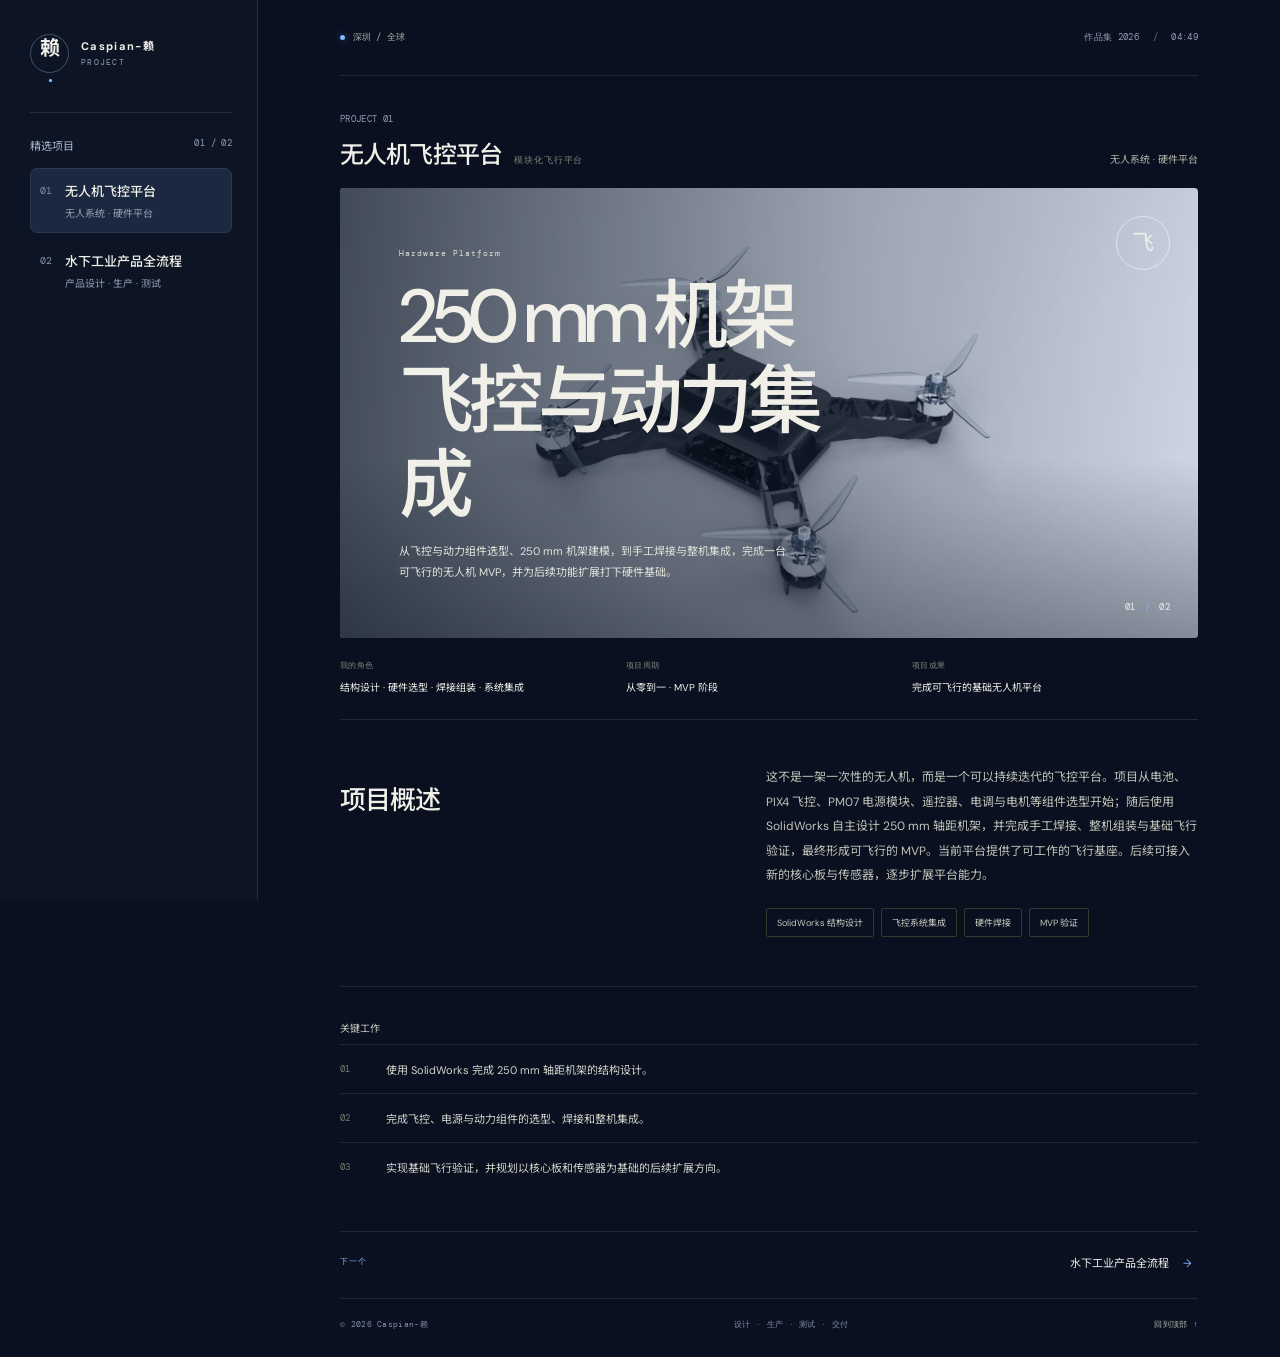
<file: index.html>
<!doctype html>
<html lang="zh-CN">
  <head>
    <meta charset="UTF-8" />
    <meta name="viewport" content="width=device-width, initial-scale=1.0" />
    <meta name="theme-color" content="#0a1020" />
    <meta name="description" content="Caspian-赖的项目档案：无人机飞控平台、水下工业产品全流程，以及设计与工程的公开记录。" />
    <title>Caspian-赖 — 项目档案</title>
    <link rel="preconnect" href="https://fonts.googleapis.com" />
    <link rel="preconnect" href="https://fonts.gstatic.com" crossorigin />
    <link href="https://fonts.googleapis.com/css2?family=DM+Mono:wght@400;500&family=DM+Sans:wght@400;500;600;700&family=Noto+Sans+SC:wght@400;500;600;700&display=swap" rel="stylesheet" />
    <link rel="stylesheet" href="./styles.css" />
    <script src="./app.js" defer></script>
  </head>
  <body>
    <div class="site-shell">
      <aside class="sidebar" aria-label="项目导航">
        <a class="wordmark" href="#top" aria-label="回到首页"><span class="mark">赖<span>.</span></span><span>Caspian-赖<br /><small>PROJECT</small></span></a>
        <div class="sidebar-rule"></div>
        <div class="nav-heading"><span>精选项目</span><span class="mono" id="project-count">01 / 04</span></div>
        <nav id="project-nav" class="project-nav" aria-label="选择项目"></nav>
      </aside>

      <main class="main" id="top">
        <header class="topbar"><span class="eyebrow"><span class="live-dot"></span>  深圳 / 全球</span><span class="topbar-right mono">作品集 <span id="current-year"></span> <span class="topbar-slash">/</span> <span id="clock">--:--</span></span></header>

        <section id="project-detail" class="project-detail" aria-live="polite"></section>

        <footer class="footer">
          <span>© <span id="footer-year"></span> Caspian-赖</span>
          <span>设计 · 生产 · 测试 · 交付</span>
          <a href="#top">回到顶部 ↑</a>
        </footer>
      </main>
    </div>
  </body>
</html>
</file>
<file: styles.css>
:root{color-scheme:dark;--bg:#0a1020;--panel:#111a2a;--panel-soft:#18243a;--line:rgba(233,237,221,.11);--muted:#929fb3;--text:#f0f0e9;--lime:#83b7ff;--mono:"DM Mono",monospace;--sans:"DM Sans","Noto Sans SC",sans-serif}
*{box-sizing:border-box}
html{scroll-behavior:smooth}
body{margin:0;background:var(--bg);color:var(--text);font-family:var(--sans);font-size:14px;-webkit-font-smoothing:antialiased}
a{color:inherit;text-decoration:none}
button{font:inherit;color:inherit}
.mono,.section-label,.project-index,.meta-label,.eyebrow,.kicker{font-family:var(--mono);letter-spacing:.04em}
.site-shell{min-height:100vh}

/* ---------- Sidebar ---------- */
.sidebar{position:fixed;z-index:5;inset:0 auto 0 0;width:258px;padding:34px 25px 24px 30px;background:#0d1524;border-right:1px solid var(--line);display:flex;flex-direction:column}
.wordmark{display:flex;align-items:center;gap:12px;font-size:11px;line-height:1.35;letter-spacing:.12em;font-weight:700}
.wordmark small{font-family:var(--mono);font-weight:400;color:var(--muted);font-size:8px;letter-spacing:.16em}
.mark{width:39px;height:39px;border:1px solid #41516b;border-radius:50%;display:grid;place-items:center;font-size:20px;letter-spacing:-.08em}
.mark span{color:var(--lime)}
.sidebar-rule{height:1px;background:var(--line);margin:39px 0 24px}
.nav-heading{display:flex;justify-content:space-between;color:#a8b5ca;font-size:11px;margin-bottom:15px}
.nav-heading .mono{font-size:9px;color:var(--muted)}
.project-nav{display:flex;flex-direction:column;gap:5px}
.project-link{position:relative;display:flex;align-items:center;gap:12px;text-align:left;width:100%;border:1px solid transparent;background:none;border-radius:7px;padding:12px 9px;cursor:pointer;transition:background .2s,border-color .2s}
.project-link:hover{background:#172238}
.project-link.active{background:#1b2940;border-color:#2b3a53}
.project-number{font-size:10px;color:#8190a7;align-self:flex-start;padding-top:3px}
.project-link-copy{display:flex;flex-direction:column;gap:5px;flex:1;min-width:0}
.project-link-copy strong{font-size:13px;font-weight:500}
.project-link-copy small{font-size:10px;color:var(--muted)}
.sidebar-bottom{margin-top:auto;display:flex;flex-direction:column;gap:13px}
.availability{display:flex;align-items:center;gap:8px;font-size:11px;color:#d5d7cc}
.availability i,.live-dot{display:inline-block;width:6px;height:6px;border-radius:50%;background:var(--lime);box-shadow:0 0 10px #83b7ff75}
.sidebar-bottom .muted{font-size:9px;color:var(--muted)}
.contact-link{margin-top:8px;padding-top:15px;border-top:1px solid var(--line);font-size:11px;color:var(--lime);display:flex;justify-content:space-between}

/* ---------- Main / Topbar ---------- */
.main{margin-left:258px;max-width:1600px;padding:0 6.4vw}
.topbar{height:76px;display:flex;align-items:center;justify-content:space-between;border-bottom:1px solid var(--line);font-size:10px;color:#aeb2a6}
.eyebrow{font-size:9px;letter-spacing:.02em;display:flex;align-items:center;gap:8px}
.live-dot{width:5px;height:5px}
.topbar-right{font-size:9px;color:#929fb3}
.topbar-slash{padding:0 8px;color:#64748a}

/* ---------- Project heading ---------- */
.project-heading{display:flex;align-items:flex-end;justify-content:space-between;margin:32px 0 18px}
.project-index{font-size:9px;color:var(--muted)}
.project-index b{color:var(--lime);font-size:8px;padding:0 5px}
.project-heading h1{margin:9px 0 0;font-size:24px;letter-spacing:-.035em;font-weight:500;display:flex;align-items:baseline;flex-wrap:wrap;gap:12px}
.heading-en{font:9px var(--mono);letter-spacing:.1em;color:#808579}
.project-category{font-size:10px;color:#b1b4a9;padding-bottom:4px}

/* ---------- Hero ---------- */
.hero-art{position:relative;width:100%;height:clamp(275px,37vw,450px);overflow:hidden;border-radius:4px;background:#343c2d}
.hero-image{position:absolute;width:100%;height:100%;inset:0;object-fit:cover;object-position:center 48%;opacity:.88;transition:transform .8s cubic-bezier(.2,.7,.2,1)}
.hero-art:hover .hero-image{transform:scale(1.025)}
.hero-art:after{content:"";position:absolute;inset:0;background:linear-gradient(90deg,rgba(9,15,10,.68),rgba(9,15,10,.24) 60%,rgba(9,15,10,.04)),linear-gradient(0deg,rgba(7,10,7,.37),transparent 40%);pointer-events:none}
.hero-shade{position:absolute;z-index:1;inset:0;mix-blend-mode:color;background:linear-gradient(125deg,#779ac855,#6687c855)}
.hero-art.blue .hero-shade{background:#6678a855}
.hero-art.peach .hero-shade{background:#c8987755}
.hero-art.lilac .hero-shade{background:#9478a355}
.hero-label{position:absolute;z-index:2;left:clamp(25px,4.6vw,66px);bottom:clamp(28px,4.3vw,56px);max-width:460px;display:flex;flex-direction:column;align-items:flex-start}
.hero-label-top{font-size:8px;letter-spacing:.13em;color:#e0e5d8}
.hero-title{font-size:clamp(39px,6vw,75px);line-height:1.13;letter-spacing:-.07em;font-weight:500;margin:17px 0 12px}
.hero-caption{font-size:11px;line-height:1.9;max-width:390px;color:#e2e4dc}
.hero-stamp{position:absolute;z-index:2;right:28px;top:28px;width:54px;height:54px;border:1px solid #ffffff80;border-radius:50%;display:grid;place-items:center;font-size:22px;line-height:1;letter-spacing:0}
.hero-counter{position:absolute;z-index:2;right:28px;bottom:25px;font-size:9px}
.hero-counter i{color:var(--lime);font-style:normal;padding:0 4px}

/* ---------- Meta / Story ---------- */
.project-meta{display:grid;grid-template-columns:repeat(3,1fr);padding:22px 0 25px;border-bottom:1px solid var(--line)}
.project-meta div{display:flex;flex-direction:column;gap:8px;font-size:10px}
.meta-label{color:#7f8478;font-size:8px;text-transform:uppercase}
.story-grid{display:grid;grid-template-columns:1fr 1.18fr;gap:7%;padding:45px 0 49px;border-bottom:1px solid var(--line)}
.section-label{margin:0;color:var(--lime);font-size:8px;letter-spacing:.1em}
.story-grid h3{font-size:26px;line-height:1.45;letter-spacing:-.04em;font-weight:500;margin:17px 0 0}
.story-copy p{margin:0;color:#c0c3b8;font-size:12px;line-height:2.05;max-width:540px}
.tag-list{display:flex;flex-wrap:wrap;gap:7px;margin-top:20px}
.tag-list span{font-size:9px;color:#c3c7bb;border:1px solid #35392f;padding:7px 10px;border-radius:2px}

/* ---------- Highlights ---------- */
.highlights{padding:33px 0 40px}
.highlights-head{display:flex;justify-content:space-between;align-items:center;font-size:10px;color:#c3c6bb;margin-bottom:9px}
.highlight-row{display:grid;grid-template-columns:46px 1fr;align-items:center;border-top:1px solid var(--line);padding:16px 0}
.highlight-row>span:first-child{color:#777c70;font-size:9px}
.highlight-row p{font-size:11px;margin:0;color:#d2d4ca}

/* ---------- Next / Footer ---------- */
.next-project{border-top:1px solid var(--line);padding:21px 0 27px;display:flex;justify-content:space-between;align-items:center}
.next-project button{border:0;background:none;cursor:pointer;font-size:11px}
.next-project button span{color:var(--lime);padding-left:11px;transition:padding .2s}
.next-project button:hover span{padding-left:17px}
.footer{display:flex;justify-content:space-between;align-items:center;padding:20px 0 27px;border-top:1px solid var(--line);font:8px var(--mono);color:#8190a7;letter-spacing:.04em}
.footer a{color:#afb3a7}
.footer a:hover{color:var(--lime)}

@media(min-width:1500px){.main{padding-right:8vw;padding-left:8vw}}

/* ---------- No-image hero / Engineering grid ---------- */
.hero-art.no-image{background:radial-gradient(ellipse at 78% 25%,#45658a 0%,#203752 30%,#111a2a 74%)}
.hero-art.no-image:after{background:linear-gradient(90deg,rgba(7,13,25,.36),rgba(7,13,25,.06) 75%),linear-gradient(0deg,rgba(7,13,25,.45),transparent 55%)}
.engineering-grid{position:absolute;inset:0;opacity:.28;background-image:linear-gradient(rgba(187,211,244,.15) 1px,transparent 1px),linear-gradient(90deg,rgba(187,211,244,.15) 1px,transparent 1px);background-size:42px 42px;mask-image:linear-gradient(90deg,transparent,#000 35%,#000)}

/* ---------- Capability / Documents ---------- */
.capability-sections{padding:31px 0 24px}
.capability-card{border-top:1px solid var(--line)}
.capability-card:last-child{border-bottom:1px solid var(--line)}
.capability-card summary{list-style:none;cursor:pointer;display:grid;grid-template-columns:42px 1fr auto 20px;align-items:center;gap:12px;padding:19px 2px}
.capability-card summary::-webkit-details-marker{display:none}
.capability-card summary>span{font:9px var(--mono);color:var(--lime)}
.capability-card summary strong{font-size:13px;font-weight:500}
.capability-card summary small{font:8px var(--mono);color:var(--muted);letter-spacing:.08em}
.capability-card summary b{font-weight:400;color:var(--lime);transition:transform .2s}
.capability-card[open] summary b{transform:rotate(45deg)}
.capability-copy{padding:0 30px 21px 56px;max-width:760px}
.capability-copy p,.capability-copy li{font-size:11px;line-height:1.9;color:#c0c3b8}
.capability-copy p{margin:0 0 9px}
.capability-copy ul{padding-left:17px;margin:0}
.capability-copy li+li{margin-top:4px}
.public-boundary{padding:14px 16px;border-left:2px solid var(--lime);background:#101a2a;color:#aebbd0;font-size:10px;line-height:1.8;margin:8px 0 27px}

/* ---------- Product showcase ---------- */
.product-showcase,.document-system{padding:31px 0 28px}
.product-grid{display:grid;grid-template-columns:repeat(2,minmax(0,1fr));gap:18px}
.product-card{min-width:0;border:1px solid var(--line);background:linear-gradient(150deg,#111b2c,#0d1523);border-radius:4px;overflow:hidden}
.product-visual{height:230px;background-color:#0c1524;background-image:linear-gradient(rgba(187,211,244,.06) 1px,transparent 1px),linear-gradient(90deg,rgba(187,211,244,.06) 1px,transparent 1px),radial-gradient(ellipse at 50% 50%,#16263c 0%,#0c1524 70%);background-size:28px 28px,28px 28px,auto;border-bottom:1px solid var(--line)}
.product-visual img{display:block;width:100%;height:100%;object-fit:cover}
.product-card-body{padding:19px 20px 17px}
.product-family,.product-en{font:8px var(--mono);letter-spacing:.08em;color:var(--muted)}
.product-card-body h3{font-size:17px;font-weight:500;margin:10px 0 5px}
.product-en{font-size:7px;color:#7890ae}
.product-description{font-size:10px;line-height:1.8;color:#b7c1d0}
.product-specs{margin:17px 0 0}
.product-specs>div{display:grid;grid-template-columns:minmax(0,1fr) minmax(0,1.5fr);gap:12px;align-items:start;padding:9px 0;border-top:1px solid var(--line)}
.product-specs dt{font-size:9px;color:#9eabc0}
.product-specs dd{margin:0;min-height:14px;color:#c0ccdc;font-size:10px;line-height:1.7;overflow-wrap:anywhere;text-align:right}
.document-intro{font-size:10px;line-height:1.9;color:#aebbd0;max-width:760px;margin:0 0 17px}
.document-system .capability-copy{padding-top:0}
.document-system .capability-copy li{margin:0 0 5px}

/* ---------- Responsive: tablet ---------- */
@media(max-width:900px){
  .sidebar{width:215px;padding-left:22px;padding-right:19px}
  .main{margin-left:215px;padding:0 5vw}
  .hero-art{height:340px}
  .story-grid{gap:5%}
}

/* ---------- Responsive: mobile ---------- */
@media(max-width:650px){
  .sidebar{position:relative;width:100%;height:auto;padding:17px 19px 12px;border-right:0;border-bottom:1px solid var(--line);display:grid;grid-template-columns:1fr auto;align-items:center}
  .wordmark{font-size:10px}
  .mark{width:34px;height:34px}
  .sidebar-rule,.sidebar-bottom{display:none}
  .nav-heading{display:none}
  .project-nav{grid-column:1/-1;flex-direction:row;overflow-x:auto;gap:6px;margin-top:13px;padding-bottom:1px;scrollbar-width:none}
  .project-nav::-webkit-scrollbar{display:none}
  .project-link{width:auto;min-width:max-content;padding:8px 10px;gap:8px}
  .project-number{padding-top:1px}
  .project-link-copy{gap:0}
  .project-link-copy strong{font-size:11px}
  .project-link-copy small{display:none}
  .main{margin-left:0;padding:0 19px}
  .topbar{height:54px}
  .topbar-right{font-size:8px}
  .eyebrow{font-size:8px}
  .project-heading{align-items:flex-start}
  .project-heading h1{font-size:22px;gap:8px}
  .heading-en{font-size:7px}
  .project-category{font-size:9px;text-align:right;max-width:100px;line-height:1.6}
  .hero-art{height:365px}
  .hero-image{object-position:57% center}
  .hero-label{left:23px;bottom:28px;right:20px}
  .hero-title{font-size:53px}
  .hero-caption{font-size:10px}
  .hero-stamp{right:16px;top:16px;width:45px;height:45px;font-size:18px}
  .hero-counter{right:17px;bottom:15px}
  .project-meta{gap:8px;padding:17px 0 19px}
  .project-meta div{font-size:9px}
  .meta-label{font-size:7px}
  .story-grid{grid-template-columns:1fr;gap:19px;padding:31px 0 34px}
  .story-grid h3{font-size:23px;margin-top:10px}
  .story-grid h3 br{display:none}
  .story-copy p{font-size:11px}
  .highlights{padding:26px 0 30px}
  .highlight-row{grid-template-columns:33px 1fr;padding:15px 0}
  .highlight-row p{font-size:10px;line-height:1.7}
  .footer{font-size:7px}
  .footer span:nth-child(2){display:none}
}

/* ---------- Responsive: mobile / product series ---------- */
@media(max-width:650px){
  .product-grid{grid-template-columns:1fr;gap:13px}
  .product-visual{height:205px}
  .product-card-body{padding:17px}
  .capability-card summary{grid-template-columns:30px 1fr 18px;gap:8px}
  .capability-card summary small{display:none}
  .capability-copy{padding:0 12px 19px 39px}
  .document-system .capability-copy{padding-top:0}
}

@media(prefers-reduced-motion:reduce){
  *,*::before,*::after{scroll-behavior:auto!important;transition:none!important}
}
</file>
